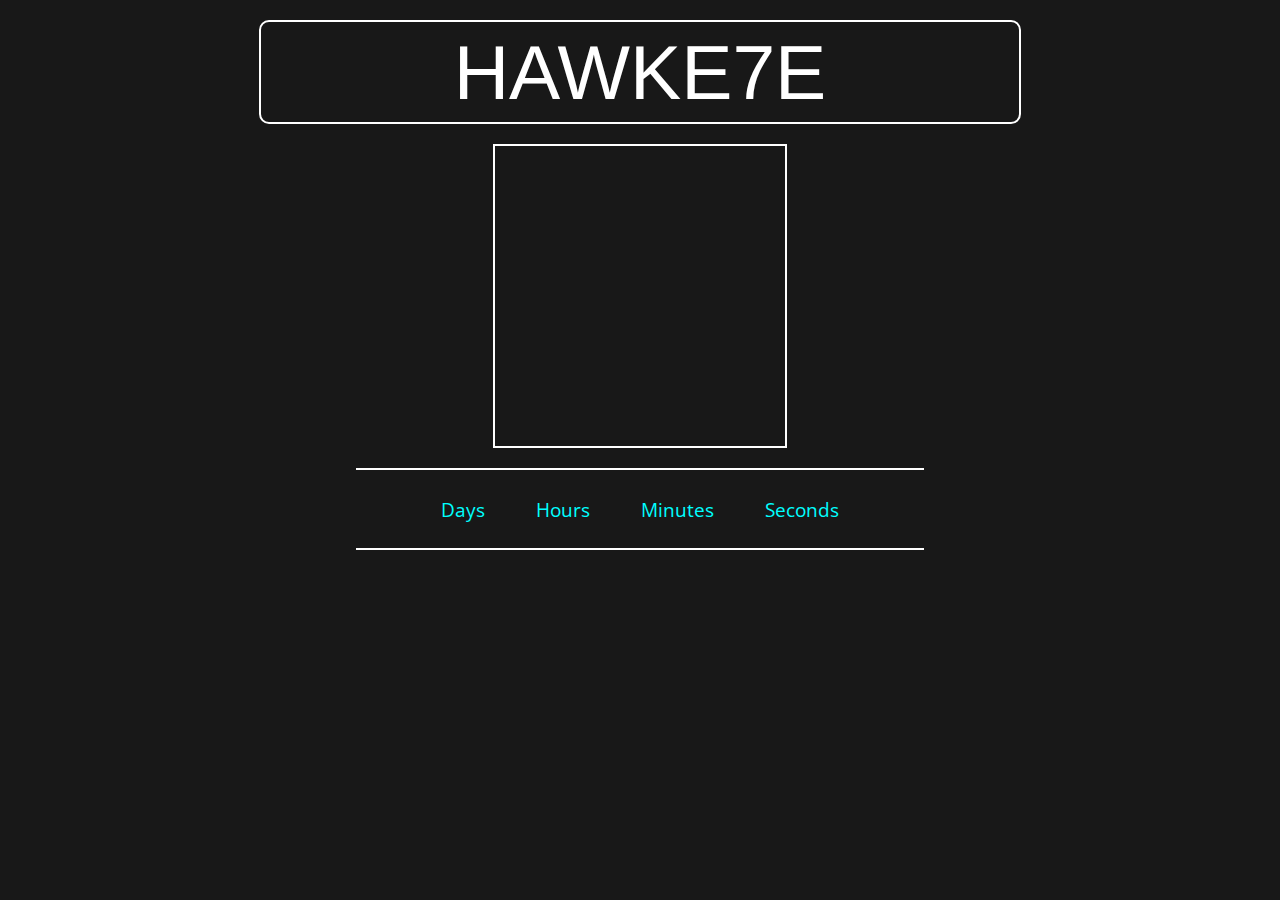
<file: countdown/page.html>
<html>
<header>
	<link rel="stylesheet" href="style.css">
	<link href="https://fonts.googleapis.com/css?family=Open+Sans" rel="stylesheet">
	<script type="text/javascript" src="script.js"></script>

</header>
<body>  
<div id="hawke7e">
	hawke7e
</div>
<div class="animation">
	
</div>

<div id ="timer">
	<div id="box">
		<div id=d></div>
		<div>Days</div>
	</div>
	<div id="box">
		<div id=h></div>
		<div>Hours</div>
	</div>
	<div id="box">
		<div id=m></div>
		<div>Minutes</div>
	</div>
	<div id="box">
		<div id=s></div>
		<div>Seconds</div>
	</div>
</div>



</body>
</html>
</file>
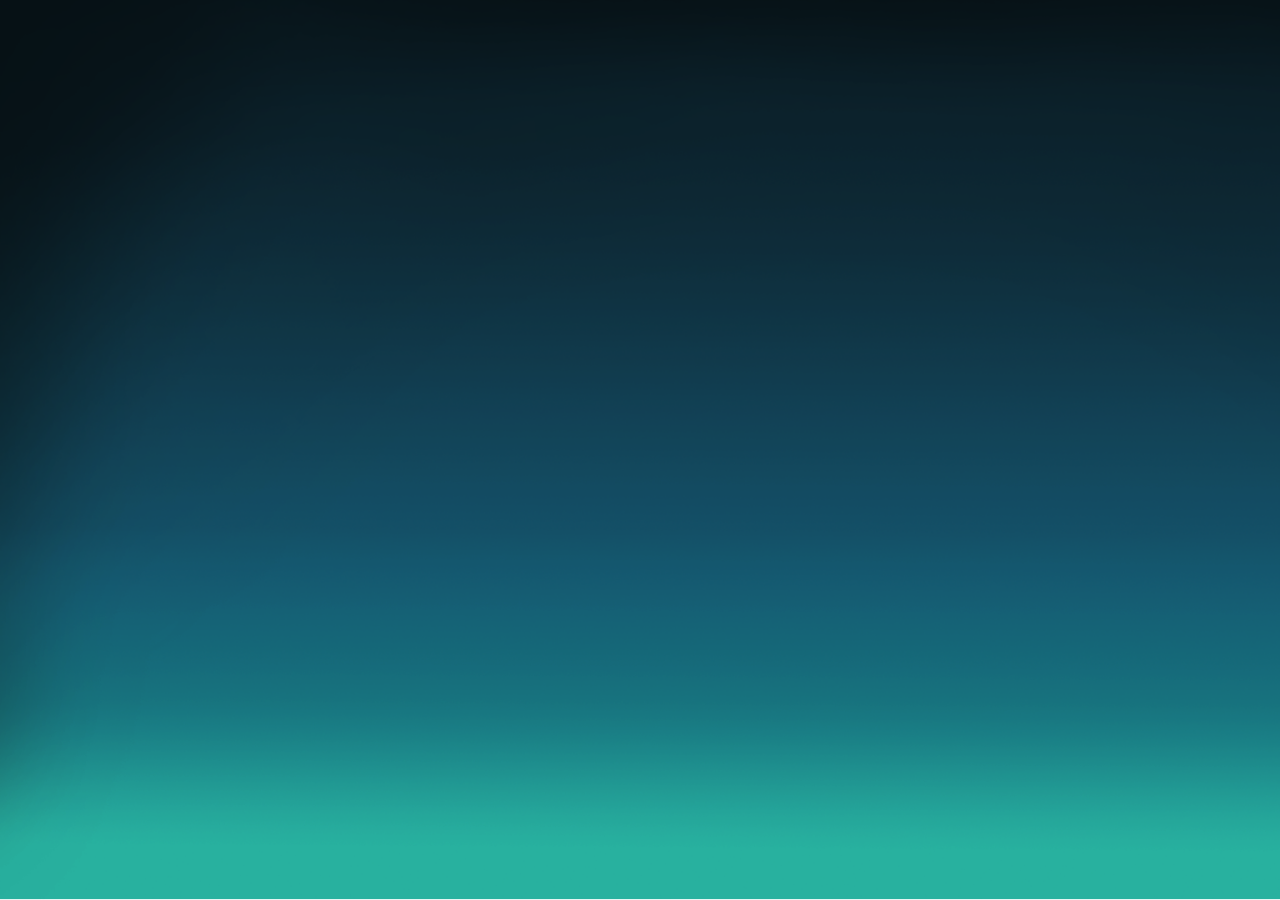
<file: Countdown/page.html>
<html>
<head>
	<link rel="stylesheet" href="style.css">
	<link href="https://fonts.googleapis.com/css?family=Reem+Kufi" rel="stylesheet">
	<meta name="viewport" content="width=device-width, initial-scale=1.0">
</head>
<body>
	<div class="message-container">
		<div id="text">Your expedition begins in</div>
		<div id ="timer">
			<div id="box">
				<div id=d></div>
				<div>Days</div>
			</div>
			<div id="box">
				<div id=h></div>
				<div>Hours</div>
			</div>
			<div id="box">
				<div id=m></div>
				<div>Minutes</div>
			</div>
			<div id="box">
				<div id=s></div>
				<div>Seconds</div>
			</div>
		</div>
	</div>
	
	<div class="container">
		<div id="stuff">
			<img id="clouds" src="images/clouds.png"></img>
			<div id="stars" src="images/stars.png"></div>
			<img id="stairs" src="images/stairs.png"></img>
			<img id="boy" src="images/boy.png"></img>
			<img id="boat" src="images/boat.png"></img>
			
		</div>
	</div>
	<img id="hawk" src="images/hawk.png"></img>
	<!--
		<img id="coffee" src="images/images.png"></img>
	-->


</body>
	<script type="text/javascript" src="script.js"></script>
	<script type="text/javascript" src="script2.js"></script>
</html>
</file>
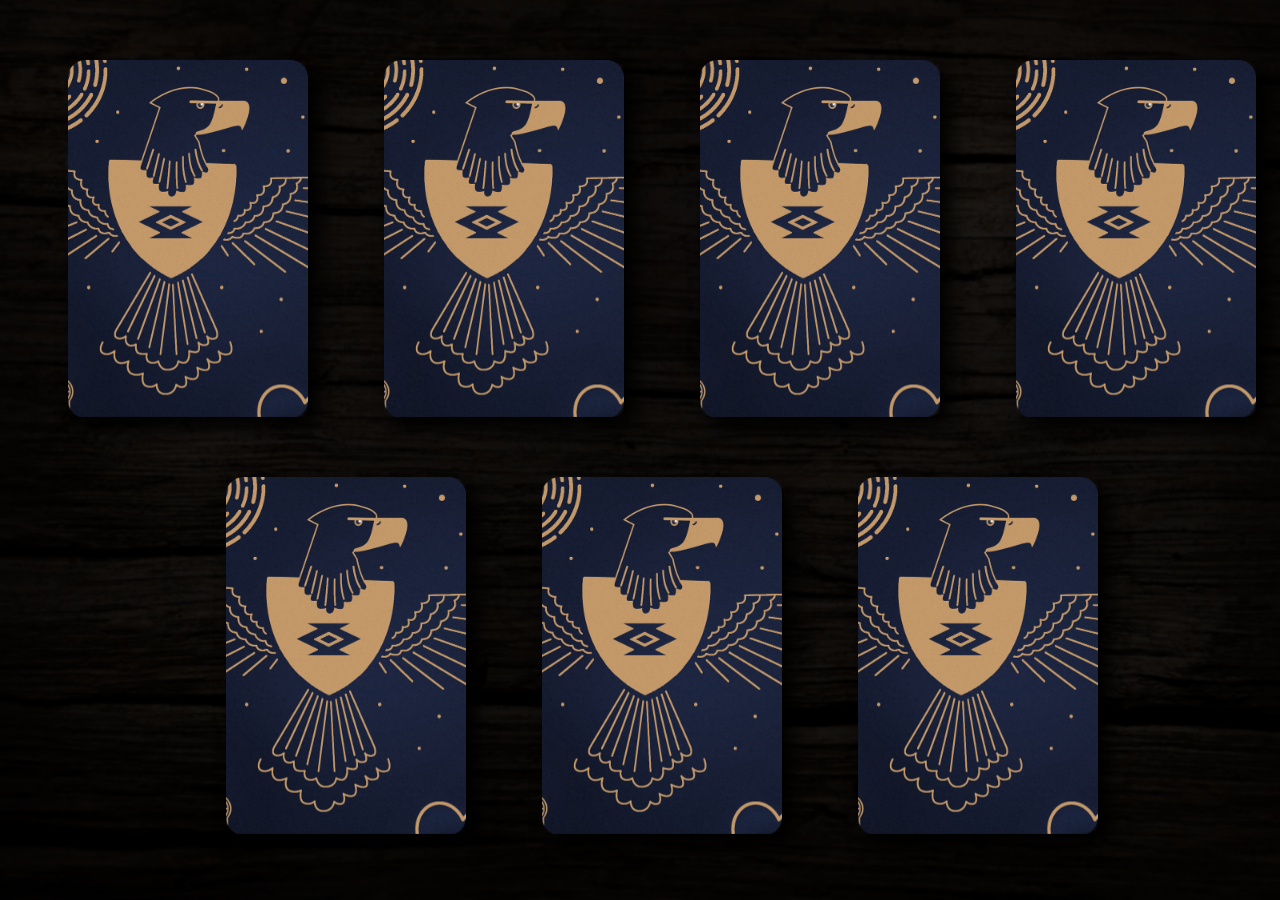
<file: Teaser/page.html>
<html>

<head>
    <link rel="stylesheet" href="style.css">
    <link href="https://fonts.googleapis.com/css?family=Reem+Kufi" rel="stylesheet">
    <meta name="viewport" content="width=device-width, initial-scale=1.0">
    <script src="https://ajax.googleapis.com/ajax/libs/jquery/3.1.0/jquery.min.js"></script>
    <script type="text/javascript" src="script.js"></script>
</head>

<body>
    <div id="stuff">
        <section class="container">
            <div class="card one" data-key="1">
                <figure class="front"></figure>
                <figure class="back">
                    <div class="content">
                        <img class="image" src="images/alexandria.png">
                        <p id="text">Lorem ipsum dolor sit amet, consectetur adipiscing elit, sed do eiusmod tempor incididunt ut labore et dolore magna aliqua.</p>
                    </div>
                </figure>
            </div>
        </section>
        <section class="container">
            <div class="card" data-key="2">
                <figure class="front"></figure>
                <figure class="back">
                    <div class="content">
                        <img class="image" src="images/thales.png">
                        <p id="text">Lorem ipsum dolor sit amet, consectetur adipiscing elit, sed do eiusmod tempor incididunt ut labore et dolore magna aliqua.</p>
                    </div>
                </figure>
            </div>
        </section>
        <section class="container">
            <div class="card" data-key="3">
                <figure class="front"></figure>
                <figure class="back">
                    <div class="content">
                        <img class="image" src="images/zeus.png" style="height: 45%">
                        <p id="text">Lorem ipsum dolor sit amet, consectetur adipiscing elit, sed do eiusmod tempor incididunt ut labore et dolore magna aliqua.</p>
                    </div>
                </figure>
            </div>
        </section>
        <section class="container">
            <div class="card" data-key="4">
                <figure class="front"></figure>
                <figure class="back">
                    <div class="content">
                        <img class="image" src="images/giza.png" style="width: 110%">
                        <p id="text">Lorem ipsum dolor sit amet, consectetur adipiscing elit, sed do eiusmod tempor incididunt ut labore et dolore magna aliqua.</p>
                    </div>
                </figure>
            </div>
        </section>
        <section class="container">
            <div class="card" data-key="5">
                <figure class="front"></figure>
                <figure class="back">
                    <div class="content">
                        <img class="image" src="images/garden.png" style="width: 90%">
                        <p id="text">Lorem ipsum dolor sit amet, consectetur adipiscing elit, sed do eiusmod tempor incididunt ut labore et dolore magna aliqua.</p>
                    </div>
                </figure>
            </div>
        </section>
        <section class="container">
            <div class="card" data-key="6">
                <figure class="front"></figure>
                <figure class="back">
                    <div class="content">
                        <img class="image" src="images/alexandria.png">
                        <p id="text">Lorem ipsum dolor sit amet, consectetur adipiscing elit, sed do eiusmod tempor incididunt ut labore et dolore magna aliqua.</p>
                    </div>
                </figure>
            </div>
        </section>
        <section class="container">
            <div class="card" data-key="7">
                <figure class="front"></figure>
                <figure class="back">
                    <div class="content">
                        <img class="image" src="images/alexandria.png">
                        <p id="text">Lorem ipsum dolor sit amet, consectetur adipiscing elit, sed do eiusmod tempor incididunt ut labore et dolore magna aliqua.</p>
                    </div>
                </figure>
            </div>
        </section>
    </div>
</body>
</file>
<file: countdown/style.css>
body {
  font-family: 'Open Sans', sans-serif;
  background-color: #181818;
  overflow:hidden;
}
#hawke7e
{
  width: 60%;
  height :100px;
  vertical-align: middle;
  line-height: 100px; 
  color: white;
  border: 2px solid;
  border-radius: 10px;
  justify-content: center;
  text-transform: uppercase;
  font-size: 6vw;
  text-align: center;
  font-family: Helvetica;
  margin: auto;
  margin-bottom: 20px;
  margin-top : 20px;

}.animation
{
  width: 23%;
  height :300px;
  color: white;
  border: 2px solid white;
  justify-content: center;
  margin: auto;
  margin-bottom: 20px;
  margin-top : 20px;

}

#box
{
  display: flex;
  flex-direction: column;
  align-items: center;
  padding:2vw;
}
#timer
{
  width:45%;
  display: flex;
  flex-direction: row;
  color: white;
  border-bottom: 2px solid white;
  border-top: 2px solid white;
  justify-content: center;
  margin:auto;
  z-index: 100;
  color: aqua;
  font-size:1.5vw; 
}
#d, #m, #h, #s
{
  font-size: 4vw;
}
#d
{
  color: red;
}
#h
{
  color: orange;
}
#m
{
  color: yellow;
}
#s
{
  color: green;
}

#ocean{ 
  z-index: -1;
  height: 0%;
  width:100%;
  position:absolute;
  bottom:0;
  left:0;
  background: #015871;
}

.wave {
  background: url(https://s3-us-west-2.amazonaws.com/s.cdpn.io/85486/wave.svg) repeat-x; 
  position: absolute;
  top: -198px;
  width: 6400px;
  height: 198px;
  animation: wave 7s cubic-bezier( 0.36, 0.45, 0.63, 0.53) infinite;
  transform: translate3d(0, 0, 0);
}

.wave:nth-of-type(2) {
  top: -175px;
  animation: wave 7s cubic-bezier( 0.36, 0.45, 0.63, 0.53) -.125s infinite, swell 7s ease -1.25s infinite;
  opacity: 1;
}
@media only screen and (max-width: 640px)
{
  #timer
  {
    width: 90%;
    font-size: 4vw;
  }
  #d,#h,#m,#s
  {
    font-size: 9vw;
  }
  #hawke7e
  {
    width: 90%;
    font-size: 9vw;

  }

}
@keyframes wave {
  0% {
    margin-left: 0;
  }
  100% {
    margin-left: -1600px;
  }
}

@keyframes swell {
  0%, 100% {
    transform: translate3d(0,-10px,0);
  }
  50% {
    transform: translate3d(0,10px,0);
}
</file>
<file: Countdown/style.css>
body
{
	margin:0;
  overflow: hidden;
  background-image: url("images/background.png");
  font-family: 'Reem Kufi', sans-serif;
   background-repeat: no-repeat;
   background-size: cover;

}

.message-container {
  position: absolute;
  width: 100%;
  z-index: 300;
}

.container {
  position: relative;
  height: 100vh;
  width: 100%;
  overflow: hidden;
}

#stuff {
  height: 100%;
  width: 100%;
}

#clouds {
  position: absolute;
  bottom:0%;
  left: 0;
  width: 100%;
  height: auto;
  z-index: 108;
  display: block;
  animation: floating 3s infinite;
  -webkit-animation: floating 3s infinite;
  -moz-animation: floating 3s infinite;
  -o-animation: floating 3s infinite;
  -ms-animation: floating 3s infinite;
  opacity: 0;
}

#stars {
  background:url("images/stars.png");
  position: absolute;
  width:100%;
  height: 100%;
  z-index: 105;
  display: block;
  opacity: 0;
  animation: fade 2s infinite;
  -webkit-animation: fade 2s 3s infinite;
  -moz-animation: fade 2s 3s infinite;
  -o-animation: fade 2s 3s infinite;
  -ms-animation: fade 2s 3s infinite;
}

#stairs {
  position: absolute;
  width: 34%;
  bottom:0%;
  left:31.5%;
  height: auto;
  z-index: 107;
  display: block;
  animation: floating 3s infinite;
  -webkit-animation: floating 3s infinite;
  -moz-animation: floating 3s infinite;
  -o-animation: floating 3s infinite;
  -ms-animation: floating 3s infinite;
  opacity: 0;
}

#boy{
  position: absolute;
  bottom:0%;
  width: 8%;
  left:43%;
  height: auto;
  z-index: 109;
  display: block;
  animation: floating 3s infinite;
  -webkit-animation: floating 3s infinite;
  -moz-animation: floating 3s infinite;
  -o-animation: floating 3s infinite;
  -ms-animation: floating 3s infinite;
  opacity: 0;
}
#boat
{
	position:absolute;
	width:22%;
	height: auto;
	z-index: 106;
	left:36%;
	bottom:100px;
	display: block;
 animation: floating 3s infinite;
  -webkit-animation: floating 3s infinite;
  -moz-animation: floating 3s infinite;
  -o-animation: floating 3s infinite;
  -ms-animation: floating 3s infinite;
  opacity: 0;
}
#hawk {
  position: absolute;
  left: 6%;
  bottom:55%;
  width:20%;
  z-index: 299;
  display: block;
  opacity: 0;
  animation: fade2 4s infinite;
  -webkit-animation: fade2 4s 4s infinite;
  -moz-animation: fade2 4s 4s infinite;
  -o-animation: fade2 4s 4s infinite;
  -ms-animation: fade2 4s 4s infinite;
}
  #box
{  display: flex;
  flex-direction: column;
  align-items: center;
  color: white;
  width:100%;
  z-index:200;
}

#timer
{
  width:45%;
  display: flex;
  flex-direction: row;
  justify-content: center;
  margin:auto;
  opacity: 0;
  font-size: 2vw;
}
#text
{
  display: flex;
  flex-direction: row;
  justify-content: center;
  color:white;
  width:100%;
  font-size:3vw;
  z-index: 300;
  margin:auto;
  opacity: 0;
  margin:2% 0%;
}

@keyframes floating {
    from { transform: translate(0,  0px); }
    65%  { transform: translate(0, 3px); }
    to   { transform: translate(0, -0px); }    
}
@keyframes fade {
  0%,100% { opacity: 0.3 }
  50% { opacity: 1 }
}
@keyframes fade2 {
  0%,100% { opacity: 0.7 }
  50% { opacity: 1 }
}

@media only screen and  (max-width: 1024px)
{
  #stars
  {
    background-size: 50%;
  }

  #boat{
    bottom:85px;
  }
  #hawk
  {
    width: 30%;
    top:35%;
  }

  .message-container
  {
  	margin-top: 10vh;
  }
  #timer
  {
  	margin-top: 1.5vh;
  }
  #text
  {
    font-size: 6.6vh;
  }
  #box
  {
    font-size: 4.6vh;
    padding: 7px;
  }
  #stuff
  {
  	transform: translate(22px) scale(2);
  	transform-origin: center bottom;
  }


}
@media only screen and (max-width:577px)
{

  #boat{
    bottom: 35px;
  }
  #hawk
  {
    width: 30%;
    top:30%;
  }


  #stuff
  {
    transform: translateX(22px) scale(2.5);
    transform-origin: center bottom;
  }
 
  .message-container
  {
  	margin-top: 10vh;
  }
  #timer
  {
  	margin-top: 1.5vh;
  }
  #text
  {
    font-size: 7.5vw;
  }
  #box
  {
    font-size: 5.7vw;
    padding: 7px;
  }
}
</file>
<file: Teaser/style.css>
*
{
  /*border: 1px solid red;*/
}

body
{
    width: 100%;
    height: 100%;
    margin: 0;

    background: url('images/background.png');
    background-attachment: fixed;
    background-position: right top;
    background-size: 100% 100%;
}

.container
{
    position: relative;

    width: 240px;
    /*width: 26vh;*/
    height: 357px;
    /*height: 40vh;*/
    margin: 30px;

    perspective: 800px;

    flex-basis: 20%;
}

#stuff
{
    display: -webkit-box;
    display:    -moz-box;
    display: -ms-flexbox;
    display: -webkit-flex;
    display:         flex;

    -webkit-flex-flow: row wrap;
    justify-content: center;
    -webkit-column-count: 4;
    /* Chrome, Safari, Opera */
       -moz-column-count: 4;
    /* Firefox */
            column-count: 4;
}

.card
{
    position: absolute;

    width: 100%;
    height: 100%;

    width: 240px;
    /*width: 26vh;*/
    height: 357px;
    /*height: 40vh;*/
    margin: 30px;

    cursor: pointer;
    transition: transform 1s;

    border-radius: 10px;
    box-shadow: 10px 10px 20px black;

    transform-style: preserve-3d;
}

.card figure
{
    position: absolute;

    display: block;

    width: 100%;
    height: 100%;
    margin: 0;

    backface-visibility: hidden;
}

.card .front
{
    background: url('images/front.png');
    background-size: cover;
}

.card .back
{
    transform: rotateY( 180deg);

    background: url('images/back.png');
    background-size: cover;
}

.flipped
{
    transform: rotateY( 180deg);
}

.image
{
    width: 70%;
    height: auto;

    flex-grow: 1;
}

.content
{
    display: -webkit-box;
    display:    -moz-box;
    display: -ms-flexbox;
    display: -webkit-flex;
    display:         flex;
    flex-direction: column;

    padding: 25px;

    justify-content: space-between;
    align-items: center;
}

#text
{
    font-family: 'Reem Kufi', sans-serif;

    overflow: auto;

    padding: 5px;

    text-align: center;

    color: #4d4d4d;

    flex-grow: 1;
}

@media only screen and (max-width: 623px)
{

    #stuff
    {
      margin: 5vh;
    }

    .container
    {
        margin: 0;
        margin-right: 20px;
        margin-left: 0;
        flex-basis: unset;
    }

    .container:nth-of-type(odd)
    {
      margin-left: 20px;
      margin-right: 0;
    }

    .card
    {
        box-shadow: 0 -10px 10px #181818;
        margin: 0;
    }

    .one
    {
        box-shadow: none;
    }
    body
    {
        background-repeat: repeat-y;
    }
}
</file>
